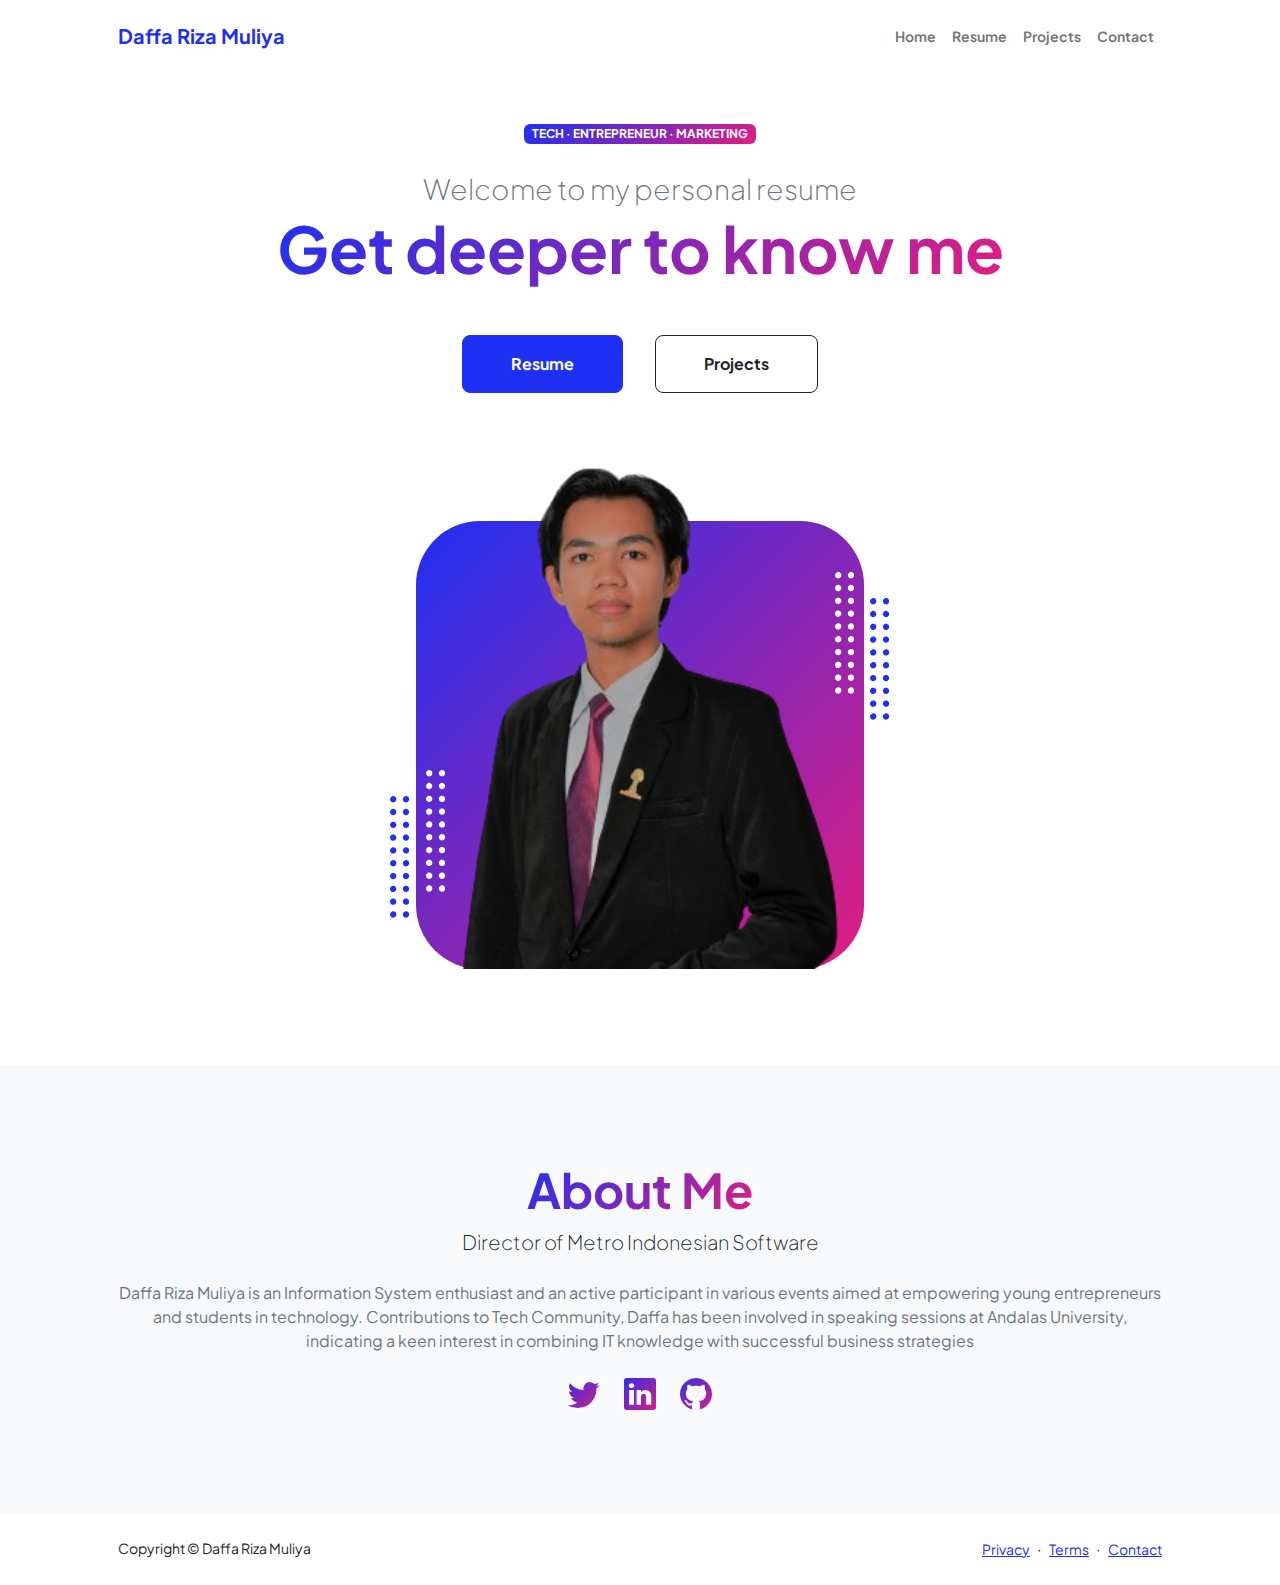
<file: index.html>
<!DOCTYPE html>
<html lang="en">
  <head>
    <meta charset="utf-8" />
    <meta name="viewport" content="width=device-width, initial-scale=1, shrink-to-fit=no" />
    <meta name="description" content="" />
    <meta name="author" content="" />
    <title>Personal - Daffa Riza Muliya</title>
    <!-- Favicon-->
    <link rel="icon" type="image/x-icon" href="assets/favicon.ico" />
    <!-- Custom Google font-->
    <link rel="preconnect" href="https://fonts.googleapis.com" />
    <link rel="preconnect" href="https://fonts.gstatic.com" crossorigin />
    <link href="https://fonts.googleapis.com/css2?family=Plus+Jakarta+Sans:wght@100;200;300;400;500;600;700;800;900&amp;display=swap" rel="stylesheet" />
    <!-- Bootstrap icons-->
    <link href="https://cdn.jsdelivr.net/npm/bootstrap-icons@1.8.1/font/bootstrap-icons.css" rel="stylesheet" />
    <!-- Core theme CSS (includes Bootstrap)-->
    <link href="css/styles.css" rel="stylesheet" />
  </head>
  <body class="d-flex flex-column h-100">
    <main class="flex-shrink-0">
      <!-- Navigation-->
      <nav class="navbar navbar-expand-lg navbar-light bg-white py-3">
        <div class="container px-5">
          <a class="navbar-brand" href="index.html"><span class="fw-bolder text-primary">Daffa Riza Muliya</span></a>
          <button class="navbar-toggler" type="button" data-bs-toggle="collapse" data-bs-target="#navbarSupportedContent" aria-controls="navbarSupportedContent" aria-expanded="false" aria-label="Toggle navigation">
            <span class="navbar-toggler-icon"></span>
          </button>
          <div class="collapse navbar-collapse" id="navbarSupportedContent">
            <ul class="navbar-nav ms-auto mb-2 mb-lg-0 small fw-bolder">
              <li class="nav-item"><a class="nav-link" href="index.html">Home</a></li>
              <li class="nav-item"><a class="nav-link" href="resume.html">Resume</a></li>
              <li class="nav-item"><a class="nav-link" href="projects.html">Projects</a></li>
              <li class="nav-item"><a class="nav-link" href="contact.html">Contact</a></li>
            </ul>
          </div>
        </div>
      </nav>
      <!-- Header-->
      <header class="py-5">
        <div class="container px-5 pb-5">
          <div class="row gx-5 align-items-center">
            <div class="col-xxl-5">
              <!-- Header text content-->
              <div class="text-center text-xxl-start">
                <div class="badge bg-gradient-primary-to-secondary text-white mb-4"><div class="text-uppercase">Tech &middot; Entrepreneur &middot; Marketing</div></div>
                <div class="fs-3 fw-light text-muted">Welcome to my personal resume</div>
                <h1 class="display-3 fw-bolder mb-5"><span class="text-gradient d-inline">Get deeper to know me</span></h1>
                <div class="d-grid gap-3 d-sm-flex justify-content-sm-center justify-content-xxl-start mb-3">
                  <a class="btn btn-primary btn-lg px-5 py-3 me-sm-3 fs-6 fw-bolder" href="resume.html">Resume</a>
                  <a class="btn btn-outline-dark btn-lg px-5 py-3 fs-6 fw-bolder" href="projects.html">Projects</a>
                </div>
              </div>
            </div>
            <div class="col-xxl-7">
              <!-- Header profile picture-->
              <div class="d-flex justify-content-center mt-5 mt-xxl-0">
                <div class="profile bg-gradient-primary-to-secondary">
                  <!-- TIP: For best results, use a photo with a transparent background like the demo example below-->
                  <!-- Watch a tutorial on how to do this on YouTube (link)-->
                  <img class="profile-img" src="assets/profile.png" alt="..." />
                  <div class="dots-1">
                    <!-- SVG Dots-->
                    <svg version="1.1" xmlns="http://www.w3.org/2000/svg" xmlns:xlink="http://www.w3.org/1999/xlink" x="0px" y="0px" viewBox="0 0 191.6 1215.4" style="enable-background: new 0 0 191.6 1215.4" xml:space="preserve">
                      <g transform="translate(0.000000,1280.000000) scale(0.100000,-0.100000)">
                        <path d="M227.7,12788.6c-105-35-200-141-222-248c-43-206,163-412,369-369c155,32,275,190,260,339c-11,105-90,213-190,262        C383.7,12801.6,289.7,12808.6,227.7,12788.6z"></path>
                        <path d="M1507.7,12788.6c-151-50-253-216-222-362c25-119,136-230,254-255c194-41,395,142,375,339c-11,105-90,213-190,262        C1663.7,12801.6,1569.7,12808.6,1507.7,12788.6z"></path>
                        <path d="M227.7,11508.6c-105-35-200-141-222-248c-43-206,163-412,369-369c155,32,275,190,260,339c-11,105-90,213-190,262        C383.7,11521.6,289.7,11528.6,227.7,11508.6z"></path>
                        <path d="M1507.7,11508.6c-151-50-253-216-222-362c25-119,136-230,254-255c194-41,395,142,375,339c-11,105-90,213-190,262        C1663.7,11521.6,1569.7,11528.6,1507.7,11508.6z"></path>
                        <path d="M227.7,10228.6c-105-35-200-141-222-248c-43-206,163-412,369-369c155,32,275,190,260,339c-11,105-90,213-190,262        C383.7,10241.6,289.7,10248.6,227.7,10228.6z"></path>
                        <path d="M1507.7,10228.6c-105-35-200-141-222-248c-43-206,163-412,369-369c155,32,275,190,260,339c-11,105-90,213-190,262        C1663.7,10241.6,1569.7,10248.6,1507.7,10228.6z"></path>
                        <path d="M227.7,8948.6c-105-35-200-141-222-248c-43-206,163-412,369-369c155,32,275,190,260,339c-11,105-90,213-190,262        C383.7,8961.6,289.7,8968.6,227.7,8948.6z"></path>
                        <path d="M1507.7,8948.6c-105-35-200-141-222-248c-43-206,163-412,369-369c155,32,275,190,260,339c-11,105-90,213-190,262        C1663.7,8961.6,1569.7,8968.6,1507.7,8948.6z"></path>
                        <path d="M227.7,7668.6c-105-35-200-141-222-248c-43-206,163-412,369-369c155,32,275,190,260,339c-11,105-90,213-190,262        C383.7,7681.6,289.7,7688.6,227.7,7668.6z"></path>
                        <path d="M1507.7,7668.6c-105-35-200-141-222-248c-43-206,163-412,369-369c155,32,275,190,260,339c-11,105-90,213-190,262        C1663.7,7681.6,1569.7,7688.6,1507.7,7668.6z"></path>
                        <path d="M227.7,6388.6c-105-35-200-141-222-248c-43-206,163-412,369-369c155,32,275,190,260,339c-11,105-90,213-190,262        C383.7,6401.6,289.7,6408.6,227.7,6388.6z"></path>
                        <path d="M1507.7,6388.6c-105-35-200-141-222-248c-43-206,163-412,369-369c155,32,275,190,260,339c-11,105-90,213-190,262        C1663.7,6401.6,1569.7,6408.6,1507.7,6388.6z"></path>
                        <path d="M227.7,5108.6c-105-35-200-141-222-248c-43-206,163-412,369-369c155,32,275,190,260,339c-11,105-90,213-190,262        C383.7,5121.6,289.7,5128.6,227.7,5108.6z"></path>
                        <path d="M1507.7,5108.6c-105-35-200-141-222-248c-43-206,163-412,369-369c155,32,275,190,260,339c-11,105-90,213-190,262        C1663.7,5121.6,1569.7,5128.6,1507.7,5108.6z"></path>
                        <path d="M227.7,3828.6c-105-35-200-141-222-248c-43-206,163-412,369-369c155,32,275,190,260,339c-11,105-90,213-190,262        C383.7,3841.6,289.7,3848.6,227.7,3828.6z"></path>
                        <path d="M1507.7,3828.6c-105-35-200-141-222-248c-43-206,163-412,369-369c155,32,275,190,260,339c-11,105-90,213-190,262        C1663.7,3841.6,1569.7,3848.6,1507.7,3828.6z"></path>
                        <path d="M227.7,2548.6c-105-35-200-141-222-248c-43-206,163-412,369-369c155,32,275,190,260,339c-11,105-90,213-190,262        C383.7,2561.6,289.7,2568.6,227.7,2548.6z"></path>
                        <path d="M1507.7,2548.6c-105-35-200-141-222-248c-43-206,163-412,369-369c155,32,275,190,260,339c-11,105-90,213-190,262        C1663.7,2561.6,1569.7,2568.6,1507.7,2548.6z"></path>
                        <path d="M227.7,1268.6c-105-35-200-141-222-248c-43-206,163-412,369-369c155,32,275,190,260,339c-11,105-90,213-190,262        C383.7,1281.6,289.7,1288.6,227.7,1268.6z"></path>
                        <path d="M1507.7,1268.6c-105-35-200-141-222-248c-43-206,163-412,369-369c155,32,275,190,260,339c-11,105-90,213-190,262        C1663.7,1281.6,1569.7,1288.6,1507.7,1268.6z"></path>
                      </g>
                    </svg>
                    <!-- END of SVG dots-->
                  </div>
                  <div class="dots-2">
                    <!-- SVG Dots-->
                    <svg version="1.1" xmlns="http://www.w3.org/2000/svg" xmlns:xlink="http://www.w3.org/1999/xlink" x="0px" y="0px" viewBox="0 0 191.6 1215.4" style="enable-background: new 0 0 191.6 1215.4" xml:space="preserve">
                      <g transform="translate(0.000000,1280.000000) scale(0.100000,-0.100000)">
                        <path d="M227.7,12788.6c-105-35-200-141-222-248c-43-206,163-412,369-369c155,32,275,190,260,339c-11,105-90,213-190,262        C383.7,12801.6,289.7,12808.6,227.7,12788.6z"></path>
                        <path d="M1507.7,12788.6c-151-50-253-216-222-362c25-119,136-230,254-255c194-41,395,142,375,339c-11,105-90,213-190,262        C1663.7,12801.6,1569.7,12808.6,1507.7,12788.6z"></path>
                        <path d="M227.7,11508.6c-105-35-200-141-222-248c-43-206,163-412,369-369c155,32,275,190,260,339c-11,105-90,213-190,262        C383.7,11521.6,289.7,11528.6,227.7,11508.6z"></path>
                        <path d="M1507.7,11508.6c-151-50-253-216-222-362c25-119,136-230,254-255c194-41,395,142,375,339c-11,105-90,213-190,262        C1663.7,11521.6,1569.7,11528.6,1507.7,11508.6z"></path>
                        <path d="M227.7,10228.6c-105-35-200-141-222-248c-43-206,163-412,369-369c155,32,275,190,260,339c-11,105-90,213-190,262        C383.7,10241.6,289.7,10248.6,227.7,10228.6z"></path>
                        <path d="M1507.7,10228.6c-105-35-200-141-222-248c-43-206,163-412,369-369c155,32,275,190,260,339c-11,105-90,213-190,262        C1663.7,10241.6,1569.7,10248.6,1507.7,10228.6z"></path>
                        <path d="M227.7,8948.6c-105-35-200-141-222-248c-43-206,163-412,369-369c155,32,275,190,260,339c-11,105-90,213-190,262        C383.7,8961.6,289.7,8968.6,227.7,8948.6z"></path>
                        <path d="M1507.7,8948.6c-105-35-200-141-222-248c-43-206,163-412,369-369c155,32,275,190,260,339c-11,105-90,213-190,262        C1663.7,8961.6,1569.7,8968.6,1507.7,8948.6z"></path>
                        <path d="M227.7,7668.6c-105-35-200-141-222-248c-43-206,163-412,369-369c155,32,275,190,260,339c-11,105-90,213-190,262        C383.7,7681.6,289.7,7688.6,227.7,7668.6z"></path>
                        <path d="M1507.7,7668.6c-105-35-200-141-222-248c-43-206,163-412,369-369c155,32,275,190,260,339c-11,105-90,213-190,262        C1663.7,7681.6,1569.7,7688.6,1507.7,7668.6z"></path>
                        <path d="M227.7,6388.6c-105-35-200-141-222-248c-43-206,163-412,369-369c155,32,275,190,260,339c-11,105-90,213-190,262        C383.7,6401.6,289.7,6408.6,227.7,6388.6z"></path>
                        <path d="M1507.7,6388.6c-105-35-200-141-222-248c-43-206,163-412,369-369c155,32,275,190,260,339c-11,105-90,213-190,262        C1663.7,6401.6,1569.7,6408.6,1507.7,6388.6z"></path>
                        <path d="M227.7,5108.6c-105-35-200-141-222-248c-43-206,163-412,369-369c155,32,275,190,260,339c-11,105-90,213-190,262        C383.7,5121.6,289.7,5128.6,227.7,5108.6z"></path>
                        <path d="M1507.7,5108.6c-105-35-200-141-222-248c-43-206,163-412,369-369c155,32,275,190,260,339c-11,105-90,213-190,262        C1663.7,5121.6,1569.7,5128.6,1507.7,5108.6z"></path>
                        <path d="M227.7,3828.6c-105-35-200-141-222-248c-43-206,163-412,369-369c155,32,275,190,260,339c-11,105-90,213-190,262        C383.7,3841.6,289.7,3848.6,227.7,3828.6z"></path>
                        <path d="M1507.7,3828.6c-105-35-200-141-222-248c-43-206,163-412,369-369c155,32,275,190,260,339c-11,105-90,213-190,262        C1663.7,3841.6,1569.7,3848.6,1507.7,3828.6z"></path>
                        <path d="M227.7,2548.6c-105-35-200-141-222-248c-43-206,163-412,369-369c155,32,275,190,260,339c-11,105-90,213-190,262        C383.7,2561.6,289.7,2568.6,227.7,2548.6z"></path>
                        <path d="M1507.7,2548.6c-105-35-200-141-222-248c-43-206,163-412,369-369c155,32,275,190,260,339c-11,105-90,213-190,262        C1663.7,2561.6,1569.7,2568.6,1507.7,2548.6z"></path>
                        <path d="M227.7,1268.6c-105-35-200-141-222-248c-43-206,163-412,369-369c155,32,275,190,260,339c-11,105-90,213-190,262        C383.7,1281.6,289.7,1288.6,227.7,1268.6z"></path>
                        <path d="M1507.7,1268.6c-105-35-200-141-222-248c-43-206,163-412,369-369c155,32,275,190,260,339c-11,105-90,213-190,262        C1663.7,1281.6,1569.7,1288.6,1507.7,1268.6z"></path>
                      </g>
                    </svg>
                    <!-- END of SVG dots-->
                  </div>
                  <div class="dots-3">
                    <!-- SVG Dots-->
                    <svg version="1.1" xmlns="http://www.w3.org/2000/svg" xmlns:xlink="http://www.w3.org/1999/xlink" x="0px" y="0px" viewBox="0 0 191.6 1215.4" style="enable-background: new 0 0 191.6 1215.4" xml:space="preserve">
                      <g transform="translate(0.000000,1280.000000) scale(0.100000,-0.100000)">
                        <path d="M227.7,12788.6c-105-35-200-141-222-248c-43-206,163-412,369-369c155,32,275,190,260,339c-11,105-90,213-190,262        C383.7,12801.6,289.7,12808.6,227.7,12788.6z"></path>
                        <path d="M1507.7,12788.6c-151-50-253-216-222-362c25-119,136-230,254-255c194-41,395,142,375,339c-11,105-90,213-190,262        C1663.7,12801.6,1569.7,12808.6,1507.7,12788.6z"></path>
                        <path d="M227.7,11508.6c-105-35-200-141-222-248c-43-206,163-412,369-369c155,32,275,190,260,339c-11,105-90,213-190,262        C383.7,11521.6,289.7,11528.6,227.7,11508.6z"></path>
                        <path d="M1507.7,11508.6c-151-50-253-216-222-362c25-119,136-230,254-255c194-41,395,142,375,339c-11,105-90,213-190,262        C1663.7,11521.6,1569.7,11528.6,1507.7,11508.6z"></path>
                        <path d="M227.7,10228.6c-105-35-200-141-222-248c-43-206,163-412,369-369c155,32,275,190,260,339c-11,105-90,213-190,262        C383.7,10241.6,289.7,10248.6,227.7,10228.6z"></path>
                        <path d="M1507.7,10228.6c-105-35-200-141-222-248c-43-206,163-412,369-369c155,32,275,190,260,339c-11,105-90,213-190,262        C1663.7,10241.6,1569.7,10248.6,1507.7,10228.6z"></path>
                        <path d="M227.7,8948.6c-105-35-200-141-222-248c-43-206,163-412,369-369c155,32,275,190,260,339c-11,105-90,213-190,262        C383.7,8961.6,289.7,8968.6,227.7,8948.6z"></path>
                        <path d="M1507.7,8948.6c-105-35-200-141-222-248c-43-206,163-412,369-369c155,32,275,190,260,339c-11,105-90,213-190,262        C1663.7,8961.6,1569.7,8968.6,1507.7,8948.6z"></path>
                        <path d="M227.7,7668.6c-105-35-200-141-222-248c-43-206,163-412,369-369c155,32,275,190,260,339c-11,105-90,213-190,262        C383.7,7681.6,289.7,7688.6,227.7,7668.6z"></path>
                        <path d="M1507.7,7668.6c-105-35-200-141-222-248c-43-206,163-412,369-369c155,32,275,190,260,339c-11,105-90,213-190,262        C1663.7,7681.6,1569.7,7688.6,1507.7,7668.6z"></path>
                        <path d="M227.7,6388.6c-105-35-200-141-222-248c-43-206,163-412,369-369c155,32,275,190,260,339c-11,105-90,213-190,262        C383.7,6401.6,289.7,6408.6,227.7,6388.6z"></path>
                        <path d="M1507.7,6388.6c-105-35-200-141-222-248c-43-206,163-412,369-369c155,32,275,190,260,339c-11,105-90,213-190,262        C1663.7,6401.6,1569.7,6408.6,1507.7,6388.6z"></path>
                        <path d="M227.7,5108.6c-105-35-200-141-222-248c-43-206,163-412,369-369c155,32,275,190,260,339c-11,105-90,213-190,262        C383.7,5121.6,289.7,5128.6,227.7,5108.6z"></path>
                        <path d="M1507.7,5108.6c-105-35-200-141-222-248c-43-206,163-412,369-369c155,32,275,190,260,339c-11,105-90,213-190,262        C1663.7,5121.6,1569.7,5128.6,1507.7,5108.6z"></path>
                        <path d="M227.7,3828.6c-105-35-200-141-222-248c-43-206,163-412,369-369c155,32,275,190,260,339c-11,105-90,213-190,262        C383.7,3841.6,289.7,3848.6,227.7,3828.6z"></path>
                        <path d="M1507.7,3828.6c-105-35-200-141-222-248c-43-206,163-412,369-369c155,32,275,190,260,339c-11,105-90,213-190,262        C1663.7,3841.6,1569.7,3848.6,1507.7,3828.6z"></path>
                        <path d="M227.7,2548.6c-105-35-200-141-222-248c-43-206,163-412,369-369c155,32,275,190,260,339c-11,105-90,213-190,262        C383.7,2561.6,289.7,2568.6,227.7,2548.6z"></path>
                        <path d="M1507.7,2548.6c-105-35-200-141-222-248c-43-206,163-412,369-369c155,32,275,190,260,339c-11,105-90,213-190,262        C1663.7,2561.6,1569.7,2568.6,1507.7,2548.6z"></path>
                        <path d="M227.7,1268.6c-105-35-200-141-222-248c-43-206,163-412,369-369c155,32,275,190,260,339c-11,105-90,213-190,262        C383.7,1281.6,289.7,1288.6,227.7,1268.6z"></path>
                        <path d="M1507.7,1268.6c-105-35-200-141-222-248c-43-206,163-412,369-369c155,32,275,190,260,339c-11,105-90,213-190,262        C1663.7,1281.6,1569.7,1288.6,1507.7,1268.6z"></path>
                      </g>
                    </svg>
                    <!-- END of SVG dots-->
                  </div>
                  <div class="dots-4">
                    <!-- SVG Dots-->
                    <svg version="1.1" xmlns="http://www.w3.org/2000/svg" xmlns:xlink="http://www.w3.org/1999/xlink" x="0px" y="0px" viewBox="0 0 191.6 1215.4" style="enable-background: new 0 0 191.6 1215.4" xml:space="preserve">
                      <g transform="translate(0.000000,1280.000000) scale(0.100000,-0.100000)">
                        <path d="M227.7,12788.6c-105-35-200-141-222-248c-43-206,163-412,369-369c155,32,275,190,260,339c-11,105-90,213-190,262        C383.7,12801.6,289.7,12808.6,227.7,12788.6z"></path>
                        <path d="M1507.7,12788.6c-151-50-253-216-222-362c25-119,136-230,254-255c194-41,395,142,375,339c-11,105-90,213-190,262        C1663.7,12801.6,1569.7,12808.6,1507.7,12788.6z"></path>
                        <path d="M227.7,11508.6c-105-35-200-141-222-248c-43-206,163-412,369-369c155,32,275,190,260,339c-11,105-90,213-190,262        C383.7,11521.6,289.7,11528.6,227.7,11508.6z"></path>
                        <path d="M1507.7,11508.6c-151-50-253-216-222-362c25-119,136-230,254-255c194-41,395,142,375,339c-11,105-90,213-190,262        C1663.7,11521.6,1569.7,11528.6,1507.7,11508.6z"></path>
                        <path d="M227.7,10228.6c-105-35-200-141-222-248c-43-206,163-412,369-369c155,32,275,190,260,339c-11,105-90,213-190,262        C383.7,10241.6,289.7,10248.6,227.7,10228.6z"></path>
                        <path d="M1507.7,10228.6c-105-35-200-141-222-248c-43-206,163-412,369-369c155,32,275,190,260,339c-11,105-90,213-190,262        C1663.7,10241.6,1569.7,10248.6,1507.7,10228.6z"></path>
                        <path d="M227.7,8948.6c-105-35-200-141-222-248c-43-206,163-412,369-369c155,32,275,190,260,339c-11,105-90,213-190,262        C383.7,8961.6,289.7,8968.6,227.7,8948.6z"></path>
                        <path d="M1507.7,8948.6c-105-35-200-141-222-248c-43-206,163-412,369-369c155,32,275,190,260,339c-11,105-90,213-190,262        C1663.7,8961.6,1569.7,8968.6,1507.7,8948.6z"></path>
                        <path d="M227.7,7668.6c-105-35-200-141-222-248c-43-206,163-412,369-369c155,32,275,190,260,339c-11,105-90,213-190,262        C383.7,7681.6,289.7,7688.6,227.7,7668.6z"></path>
                        <path d="M1507.7,7668.6c-105-35-200-141-222-248c-43-206,163-412,369-369c155,32,275,190,260,339c-11,105-90,213-190,262        C1663.7,7681.6,1569.7,7688.6,1507.7,7668.6z"></path>
                        <path d="M227.7,6388.6c-105-35-200-141-222-248c-43-206,163-412,369-369c155,32,275,190,260,339c-11,105-90,213-190,262        C383.7,6401.6,289.7,6408.6,227.7,6388.6z"></path>
                        <path d="M1507.7,6388.6c-105-35-200-141-222-248c-43-206,163-412,369-369c155,32,275,190,260,339c-11,105-90,213-190,262        C1663.7,6401.6,1569.7,6408.6,1507.7,6388.6z"></path>
                        <path d="M227.7,5108.6c-105-35-200-141-222-248c-43-206,163-412,369-369c155,32,275,190,260,339c-11,105-90,213-190,262        C383.7,5121.6,289.7,5128.6,227.7,5108.6z"></path>
                        <path d="M1507.7,5108.6c-105-35-200-141-222-248c-43-206,163-412,369-369c155,32,275,190,260,339c-11,105-90,213-190,262        C1663.7,5121.6,1569.7,5128.6,1507.7,5108.6z"></path>
                        <path d="M227.7,3828.6c-105-35-200-141-222-248c-43-206,163-412,369-369c155,32,275,190,260,339c-11,105-90,213-190,262        C383.7,3841.6,289.7,3848.6,227.7,3828.6z"></path>
                        <path d="M1507.7,3828.6c-105-35-200-141-222-248c-43-206,163-412,369-369c155,32,275,190,260,339c-11,105-90,213-190,262        C1663.7,3841.6,1569.7,3848.6,1507.7,3828.6z"></path>
                        <path d="M227.7,2548.6c-105-35-200-141-222-248c-43-206,163-412,369-369c155,32,275,190,260,339c-11,105-90,213-190,262        C383.7,2561.6,289.7,2568.6,227.7,2548.6z"></path>
                        <path d="M1507.7,2548.6c-105-35-200-141-222-248c-43-206,163-412,369-369c155,32,275,190,260,339c-11,105-90,213-190,262        C1663.7,2561.6,1569.7,2568.6,1507.7,2548.6z"></path>
                        <path d="M227.7,1268.6c-105-35-200-141-222-248c-43-206,163-412,369-369c155,32,275,190,260,339c-11,105-90,213-190,262        C383.7,1281.6,289.7,1288.6,227.7,1268.6z"></path>
                        <path d="M1507.7,1268.6c-105-35-200-141-222-248c-43-206,163-412,369-369c155,32,275,190,260,339c-11,105-90,213-190,262        C1663.7,1281.6,1569.7,1288.6,1507.7,1268.6z"></path>
                      </g>
                    </svg>
                    <!-- END of SVG dots-->
                  </div>
                </div>
              </div>
            </div>
          </div>
        </div>
      </header>
      <!-- About Section-->
      <section class="bg-light py-5">
        <div class="container px-5">
          <div class="row gx-5 justify-content-center">
            <div class="col-xxl-8">
              <div class="text-center my-5">
                <h2 class="display-5 fw-bolder"><span class="text-gradient d-inline">About Me</span></h2>
                <p class="lead fw-light mb-4">Director of Metro Indonesian Software</p>
                <p class="text-muted">
                  Daffa Riza Muliya is an Information System enthusiast and an active participant in various events aimed at empowering young entrepreneurs and students in technology. Contributions to Tech Community, Daffa has been involved
                  in speaking sessions at Andalas University, indicating a keen interest in combining IT knowledge with successful business strategies
                </p>
                <div class="d-flex justify-content-center fs-2 gap-4">
                  <a class="text-gradient" href="https://twitter.com/DaffaMuliya"><i class="bi bi-twitter"></i></a>
                  <a class="text-gradient" href="https://www.linkedin.com/in/daffa-muliya-893809217/"><i class="bi bi-linkedin"></i></a>
                  <a class="text-gradient" href="https://github.com/daffamuliya"><i class="bi bi-github"></i></a>
                </div>
              </div>
            </div>
          </div>
        </div>
      </section>
    </main>
    <!-- Footer-->
    <footer class="bg-white py-4 mt-auto">
      <div class="container px-5">
        <div class="row align-items-center justify-content-between flex-column flex-sm-row">
          <div class="col-auto"><div class="small m-0">Copyright &copy; Daffa Riza Muliya</div></div>
          <div class="col-auto">
            <a class="small" href="#!">Privacy</a>
            <span class="mx-1">&middot;</span>
            <a class="small" href="#!">Terms</a>
            <span class="mx-1">&middot;</span>
            <a class="small" href="#!">Contact</a>
          </div>
        </div>
      </div>
    </footer>
    <!-- Bootstrap core JS-->
    <script src="https://cdn.jsdelivr.net/npm/bootstrap@5.2.3/dist/js/bootstrap.bundle.min.js"></script>
    <!-- Core theme JS-->
    <script src="js/scripts.js"></script>
  </body>
</html>
</file>
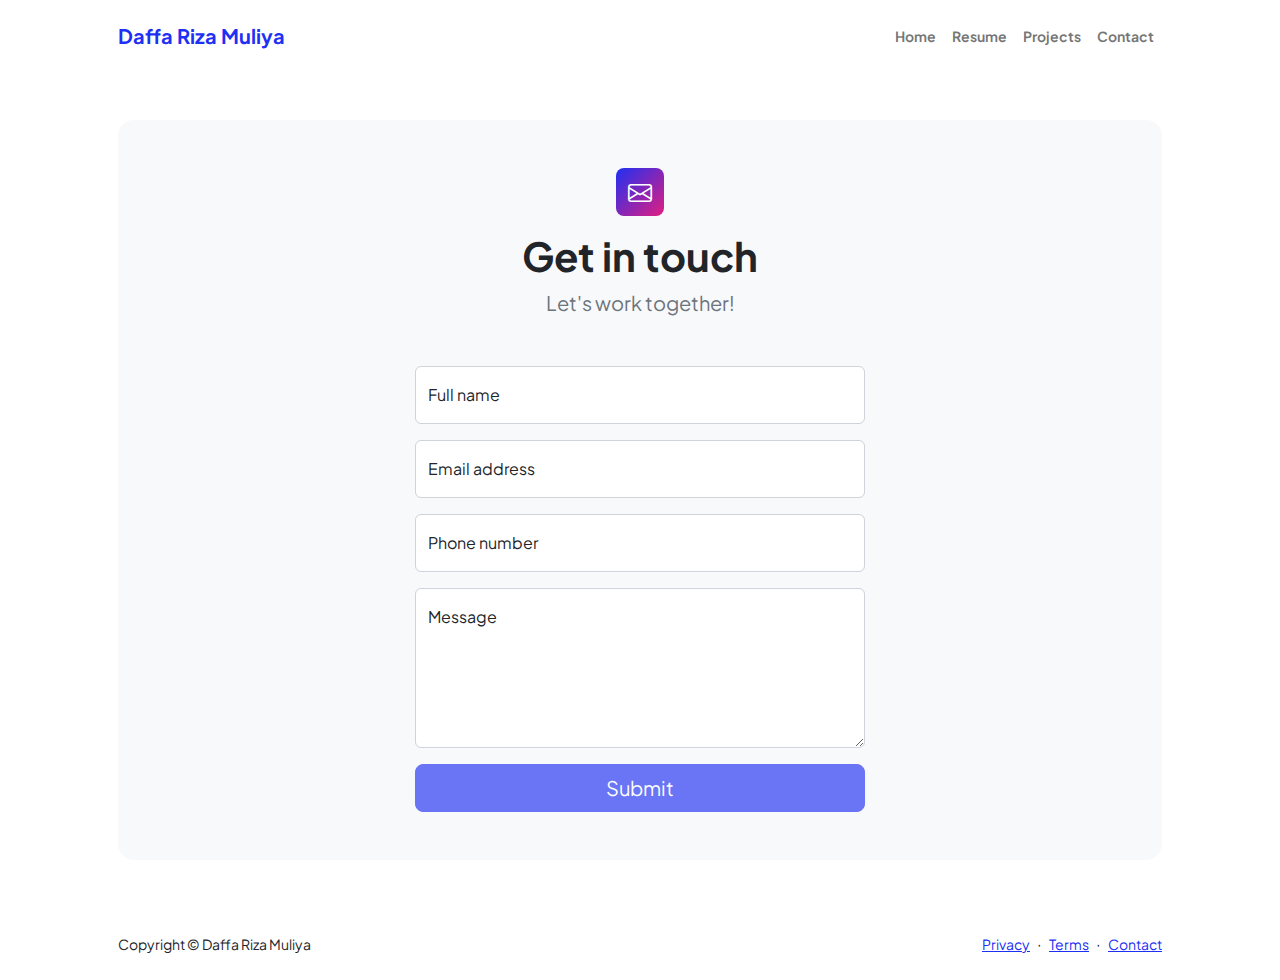
<file: contact.html>
<!DOCTYPE html>
<html lang="en">
  <head>
    <meta charset="utf-8" />
    <meta name="viewport" content="width=device-width, initial-scale=1, shrink-to-fit=no" />
    <meta name="description" content />
    <meta name="author" content />
    <title>Modern Business - Start Bootstrap Template</title>
    <!-- Favicon-->
    <link rel="icon" type="image/x-icon" href="assets/favicon.ico" />
    <!-- Custom Google font-->
    <link rel="preconnect" href="https://fonts.googleapis.com" />
    <link rel="preconnect" href="https://fonts.gstatic.com" crossorigin />
    <link href="https://fonts.googleapis.com/css2?family=Plus+Jakarta+Sans:wght@100;200;300;400;500;600;700;800;900&amp;display=swap" rel="stylesheet" />
    <!-- Bootstrap icons-->
    <link href="https://cdn.jsdelivr.net/npm/bootstrap-icons@1.8.1/font/bootstrap-icons.css" rel="stylesheet" />
    <!-- Core theme CSS (includes Bootstrap)-->
    <link href="css/styles.css" rel="stylesheet" />
  </head>
  <body class="d-flex flex-column">
    <main class="flex-shrink-0">
      <nav class="navbar navbar-expand-lg navbar-light bg-white py-3">
        <div class="container px-5">
          <a class="navbar-brand" href="index.html"><span class="fw-bolder text-primary">Daffa Riza Muliya</span></a>
          <button class="navbar-toggler" type="button" data-bs-toggle="collapse" data-bs-target="#navbarSupportedContent" aria-controls="navbarSupportedContent" aria-expanded="false" aria-label="Toggle navigation">
            <span class="navbar-toggler-icon"></span>
          </button>
          <div class="collapse navbar-collapse" id="navbarSupportedContent">
            <ul class="navbar-nav ms-auto mb-2 mb-lg-0 small fw-bolder">
              <li class="nav-item"><a class="nav-link" href="index.html">Home</a></li>
              <li class="nav-item"><a class="nav-link" href="resume.html">Resume</a></li>
              <li class="nav-item"><a class="nav-link" href="projects.html">Projects</a></li>
              <li class="nav-item"><a class="nav-link" href="contact.html">Contact</a></li>
            </ul>
          </div>
        </div>
      </nav>
      <section class="py-5">
        <div class="container px-5">
          <!-- Contact form-->
          <div class="bg-light rounded-4 py-5 px-4 px-md-5">
            <div class="text-center mb-5">
              <div class="feature bg-primary bg-gradient-primary-to-secondary text-white rounded-3 mb-3"><i class="bi bi-envelope"></i></div>
              <h1 class="fw-bolder">Get in touch</h1>
              <p class="lead fw-normal text-muted mb-0">Let's work together!</p>
            </div>
            <div class="row gx-5 justify-content-center">
              <div class="col-lg-8 col-xl-6">
                <!-- * * * * * * * * * * * * * * *-->
                <!-- * * SB Forms Contact Form * *-->
                <!-- * * * * * * * * * * * * * * *-->
                <!-- This form is pre-integrated with SB Forms.-->
                <!-- To make this form functional, sign up at-->
                <!-- https://startbootstrap.com/solution/contact-forms-->
                <!-- to get an API token!-->
                <form id="contactForm" data-sb-form-api-token="API_TOKEN">
                  <!-- Name input-->
                  <div class="form-floating mb-3">
                    <input class="form-control" id="name" type="text" placeholder="Enter your name..." data-sb-validations="required" />
                    <label for="name">Full name</label>
                    <div class="invalid-feedback" data-sb-feedback="name:required">A name is required.</div>
                  </div>
                  <!-- Email address input-->
                  <div class="form-floating mb-3">
                    <input class="form-control" id="email" type="email" placeholder="name@example.com" data-sb-validations="required,email" />
                    <label for="email">Email address</label>
                    <div class="invalid-feedback" data-sb-feedback="email:required">An email is required.</div>
                    <div class="invalid-feedback" data-sb-feedback="email:email">Email is not valid.</div>
                  </div>
                  <!-- Phone number input-->
                  <div class="form-floating mb-3">
                    <input class="form-control" id="phone" type="tel" placeholder="(123) 456-7890" data-sb-validations="required" />
                    <label for="phone">Phone number</label>
                    <div class="invalid-feedback" data-sb-feedback="phone:required">A phone number is required.</div>
                  </div>
                  <!-- Message input-->
                  <div class="form-floating mb-3">
                    <textarea class="form-control" id="message" type="text" placeholder="Enter your message here..." style="height: 10rem" data-sb-validations="required"></textarea>
                    <label for="message">Message</label>
                    <div class="invalid-feedback" data-sb-feedback="message:required">A message is required.</div>
                  </div>
                  <!-- Submit success message-->
                  <!---->
                  <!-- This is what your users will see when the form-->
                  <!-- has successfully submitted-->
                  <div class="d-none" id="submitSuccessMessage">
                    <div class="text-center mb-3">
                      <div class="fw-bolder">Form submission successful!</div>
                      To activate this form, sign up at
                      <br />
                      <a href="https://startbootstrap.com/solution/contact-forms">https://startbootstrap.com/solution/contact-forms</a>
                    </div>
                  </div>
                  <!-- Submit error message-->
                  <!---->
                  <!-- This is what your users will see when there is-->
                  <!-- an error submitting the form-->
                  <div class="d-none" id="submitErrorMessage"><div class="text-center text-danger mb-3">Error sending message!</div></div>
                  <!-- Submit Button-->
                  <div class="d-grid"><button class="btn btn-primary btn-lg disabled" id="submitButton" type="submit">Submit</button></div>
                </form>
              </div>
            </div>
          </div>
        </div>
      </section>
    </main>
    <!-- Footer-->
    <footer class="bg-white py-4 mt-auto">
      <div class="container px-5">
        <div class="row align-items-center justify-content-between flex-column flex-sm-row">
          <div class="col-auto"><div class="small m-0">Copyright &copy; Daffa Riza Muliya</div></div>
          <div class="col-auto">
            <a class="small" href="#!">Privacy</a>
            <span class="mx-1">&middot;</span>
            <a class="small" href="#!">Terms</a>
            <span class="mx-1">&middot;</span>
            <a class="small" href="#!">Contact</a>
          </div>
        </div>
      </div>
    </footer>
    <!-- Bootstrap core JS-->
    <script src="https://cdn.jsdelivr.net/npm/bootstrap@5.2.3/dist/js/bootstrap.bundle.min.js"></script>
    <!-- Core theme JS-->
    <script src="js/scripts.js"></script>
    <!-- * * * * * * * * * * * * * * * * * * * * * * * * * * * * * * * * * * * * * * * *-->
    <!-- * *                               SB Forms JS                               * *-->
    <!-- * * Activate your form at https://startbootstrap.com/solution/contact-forms * *-->
    <!-- * * * * * * * * * * * * * * * * * * * * * * * * * * * * * * * * * * * * * * * *-->
    <script src="https://cdn.startbootstrap.com/sb-forms-latest.js"></script>
  </body>
</html>
</file>
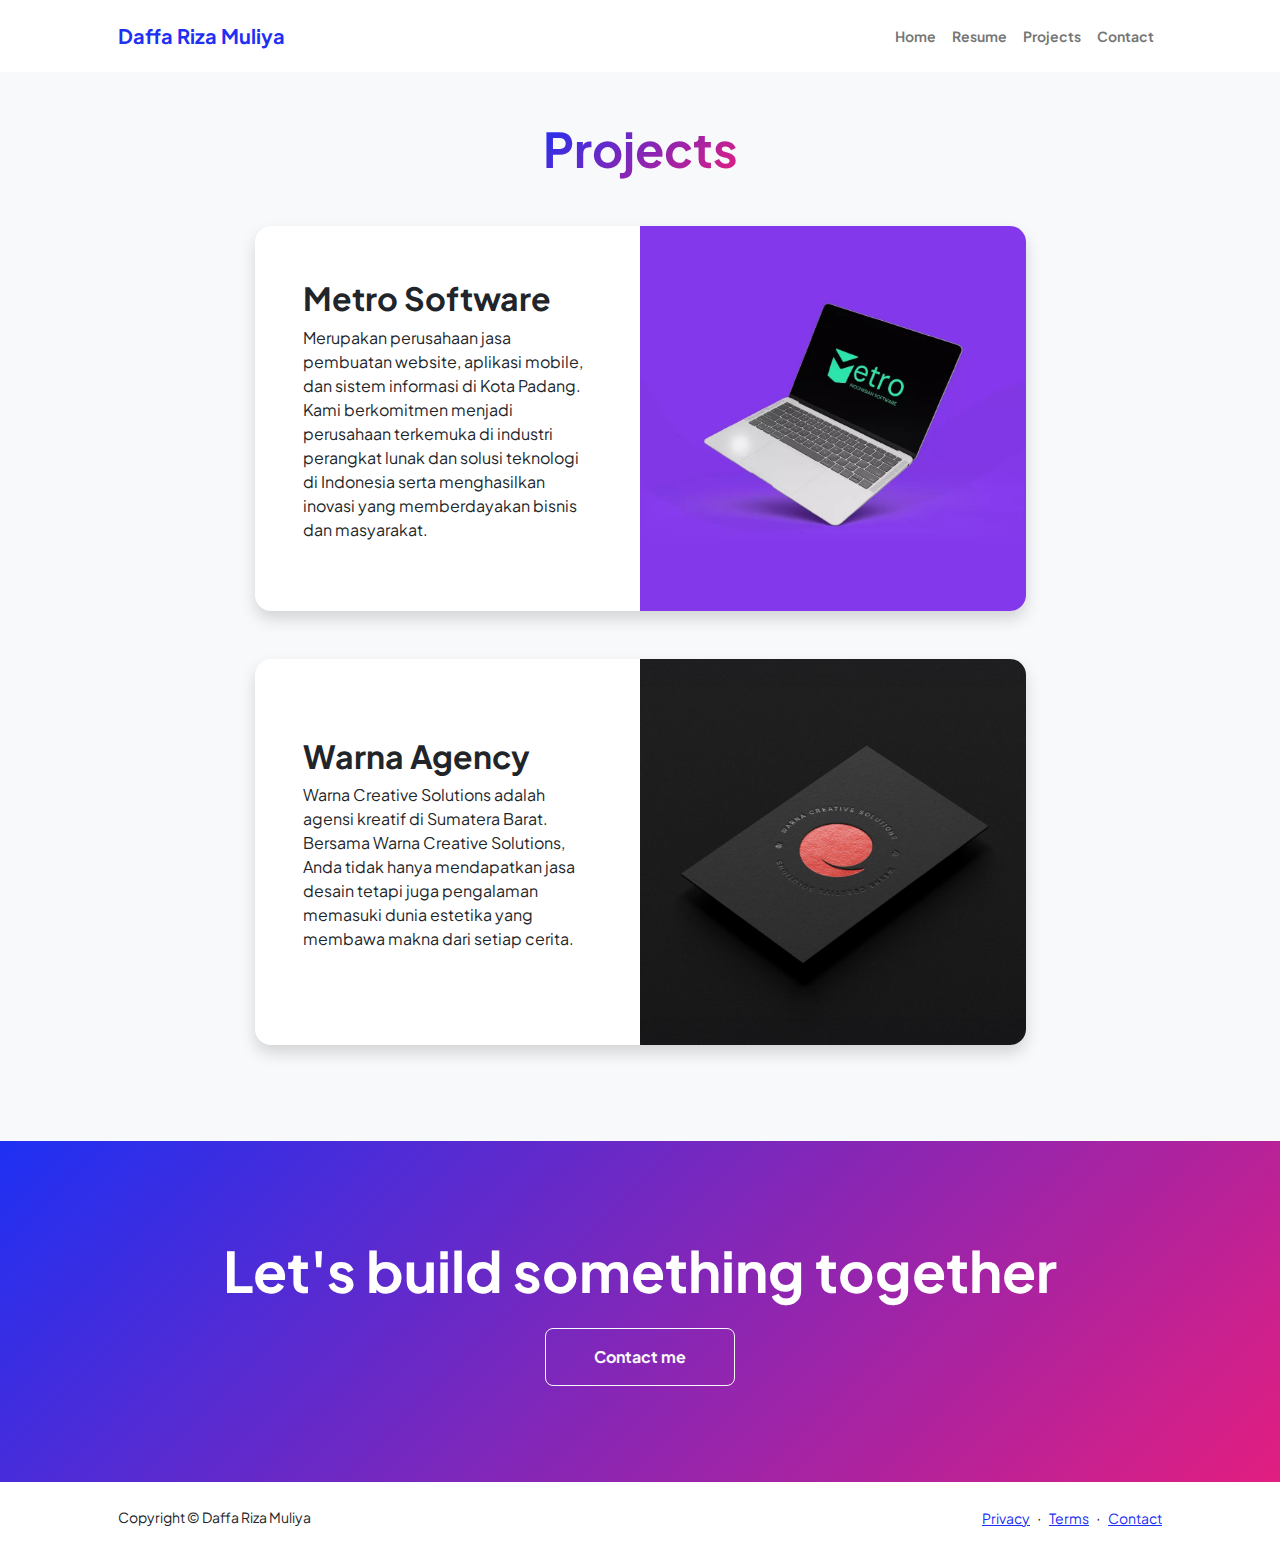
<file: projects.html>
<!DOCTYPE html>
<html lang="en">
  <head>
    <meta charset="utf-8" />
    <meta name="viewport" content="width=device-width, initial-scale=1, shrink-to-fit=no" />
    <meta name="description" content="" />
    <meta name="author" content="" />
    <title>Modern Business - Start Bootstrap Template</title>
    <!-- Favicon-->
    <link rel="icon" type="image/x-icon" href="assets/favicon.ico" />
    <!-- Custom Google font-->
    <link rel="preconnect" href="https://fonts.googleapis.com" />
    <link rel="preconnect" href="https://fonts.gstatic.com" crossorigin />
    <link href="https://fonts.googleapis.com/css2?family=Plus+Jakarta+Sans:wght@100;200;300;400;500;600;700;800;900&amp;display=swap" rel="stylesheet" />
    <!-- Bootstrap icons-->
    <link href="https://cdn.jsdelivr.net/npm/bootstrap-icons@1.8.1/font/bootstrap-icons.css" rel="stylesheet" />
    <!-- Core theme CSS (includes Bootstrap)-->
    <link href="css/styles.css" rel="stylesheet" />
  </head>
  <body class="d-flex flex-column h-100 bg-light">
    <main class="flex-shrink-0">
      <nav class="navbar navbar-expand-lg navbar-light bg-white py-3">
        <div class="container px-5">
          <a class="navbar-brand" href="index.html"><span class="fw-bolder text-primary">Daffa Riza Muliya</span></a>
          <button class="navbar-toggler" type="button" data-bs-toggle="collapse" data-bs-target="#navbarSupportedContent" aria-controls="navbarSupportedContent" aria-expanded="false" aria-label="Toggle navigation">
            <span class="navbar-toggler-icon"></span>
          </button>
          <div class="collapse navbar-collapse" id="navbarSupportedContent">
            <ul class="navbar-nav ms-auto mb-2 mb-lg-0 small fw-bolder">
              <li class="nav-item"><a class="nav-link" href="index.html">Home</a></li>
              <li class="nav-item"><a class="nav-link" href="resume.html">Resume</a></li>
              <li class="nav-item"><a class="nav-link" href="projects.html">Projects</a></li>
              <li class="nav-item"><a class="nav-link" href="contact.html">Contact</a></li>
            </ul>
          </div>
        </div>
      </nav>
      <section class="py-5">
        <div class="container px-5 mb-5">
          <div class="text-center mb-5">
            <h1 class="display-5 fw-bolder mb-0"><span class="text-gradient d-inline">Projects</span></h1>
          </div>
          <div class="row gx-5 justify-content-center">
            <div class="col-lg-11 col-xl-9 col-xxl-8">
              <!-- Project Card 1-->
              <div class="card overflow-hidden shadow rounded-4 border-0 mb-5">
                <div class="card-body p-0">
                  <div class="d-flex align-items-center">
                    <div class="p-5">
                      <h2 class="fw-bolder">Metro Software</h2>
                      <p>
                        Merupakan perusahaan jasa pembuatan website, aplikasi mobile, dan sistem informasi di Kota Padang. Kami berkomitmen menjadi perusahaan terkemuka di industri perangkat lunak dan solusi teknologi di Indonesia serta
                        menghasilkan inovasi yang memberdayakan bisnis dan masyarakat.
                      </p>
                    </div>
                    <img class="img-fluid" style="width: 50%" src="assets/metro.jpg" alt="..." />
                  </div>
                </div>
              </div>
              <!-- Project Card 2-->
              <div class="card overflow-hidden shadow rounded-4 border-0">
                <div class="card-body p-0">
                  <div class="d-flex align-items-center">
                    <div class="p-5">
                      <h2 class="fw-bolder">Warna Agency</h2>
                      <p>
                        Warna Creative Solutions adalah agensi kreatif di Sumatera Barat. Bersama Warna Creative Solutions, Anda tidak hanya mendapatkan jasa desain tetapi juga pengalaman memasuki dunia estetika yang membawa makna dari
                        setiap cerita.
                      </p>
                    </div>
                    <img class="img-fluid" style="width: 50%" src="assets/warna.jpg" alt="..." />
                  </div>
                </div>
              </div>
            </div>
          </div>
        </div>
      </section>
      <!-- Call to action section-->
      <section class="py-5 bg-gradient-primary-to-secondary text-white">
        <div class="container px-5 my-5">
          <div class="text-center">
            <h2 class="display-4 fw-bolder mb-4">Let's build something together</h2>
            <a class="btn btn-outline-light btn-lg px-5 py-3 fs-6 fw-bolder" href="contact.html">Contact me</a>
          </div>
        </div>
      </section>
    </main>
    <!-- Footer-->
    <footer class="bg-white py-4 mt-auto">
      <div class="container px-5">
        <div class="row align-items-center justify-content-between flex-column flex-sm-row">
          <div class="col-auto"><div class="small m-0">Copyright &copy; Daffa Riza Muliya</div></div>
          <div class="col-auto">
            <a class="small" href="#!">Privacy</a>
            <span class="mx-1">&middot;</span>
            <a class="small" href="#!">Terms</a>
            <span class="mx-1">&middot;</span>
            <a class="small" href="#!">Contact</a>
          </div>
        </div>
      </div>
    </footer>
    <!-- Bootstrap core JS-->
    <script src="https://cdn.jsdelivr.net/npm/bootstrap@5.2.3/dist/js/bootstrap.bundle.min.js"></script>
    <!-- Core theme JS-->
    <script src="js/scripts.js"></script>
  </body>
</html>
</file>
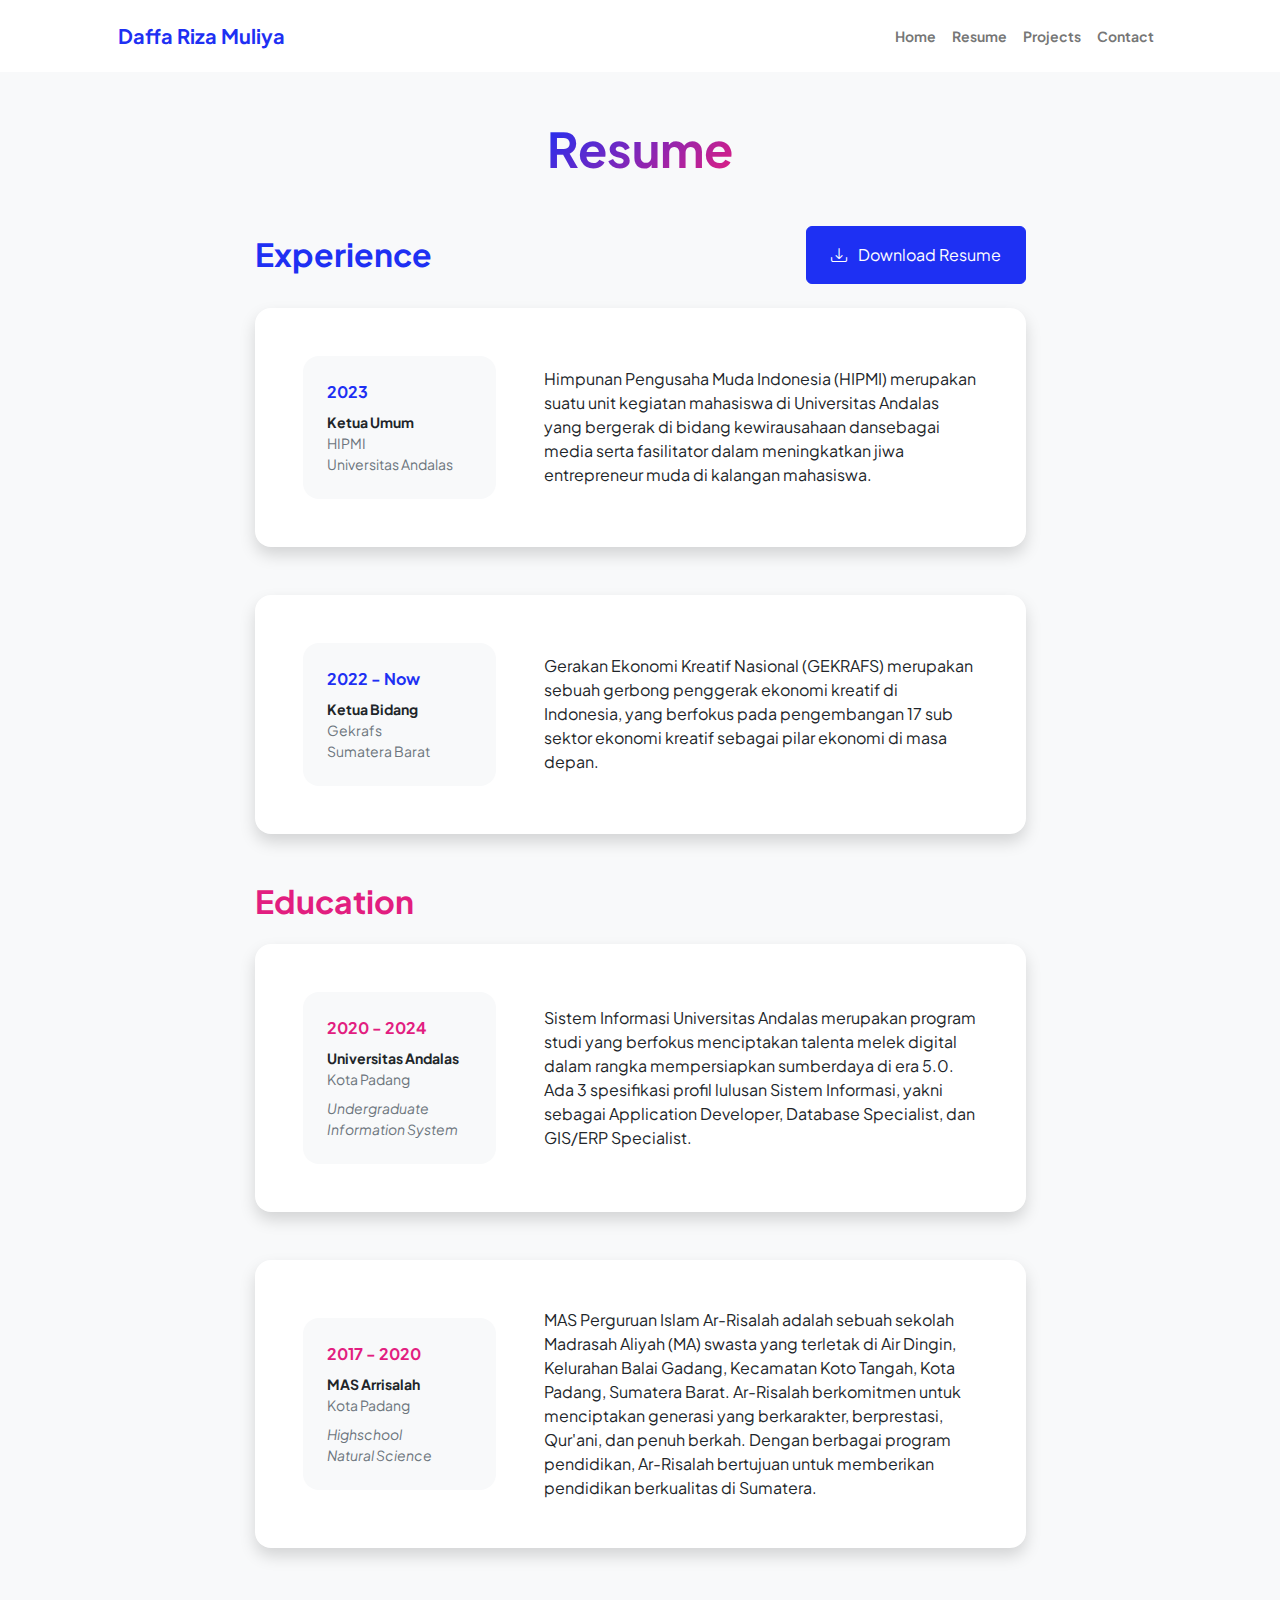
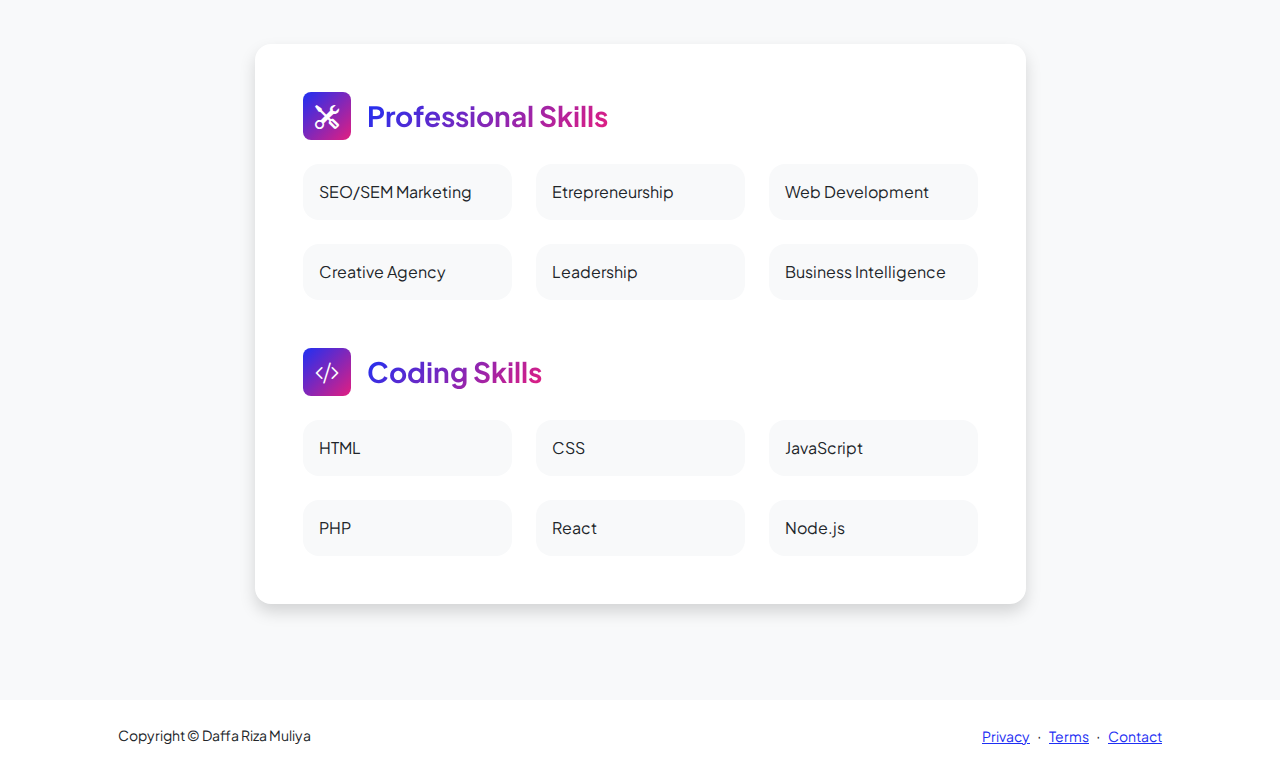
<file: resume.html>
<!DOCTYPE html>
<html lang="en">
  <head>
    <meta charset="utf-8" />
    <meta name="viewport" content="width=device-width, initial-scale=1, shrink-to-fit=no" />
    <meta name="description" content="" />
    <meta name="author" content="" />
    <title>Personal - Start Bootstrap Template</title>
    <!-- Favicon-->
    <link rel="icon" type="image/x-icon" href="assets/favicon.ico" />
    <!-- Custom Google font-->
    <link rel="preconnect" href="https://fonts.googleapis.com" />
    <link rel="preconnect" href="https://fonts.gstatic.com" crossorigin />
    <link href="https://fonts.googleapis.com/css2?family=Plus+Jakarta+Sans:wght@100;200;300;400;500;600;700;800;900&amp;display=swap" rel="stylesheet" />
    <!-- Bootstrap icons-->
    <link href="https://cdn.jsdelivr.net/npm/bootstrap-icons@1.8.1/font/bootstrap-icons.css" rel="stylesheet" />
    <!-- Core theme CSS (includes Bootstrap)-->
    <link href="css/styles.css" rel="stylesheet" />
  </head>
  <body class="d-flex flex-column h-100 bg-light">
    <main class="flex-shrink-0">
      <nav class="navbar navbar-expand-lg navbar-light bg-white py-3">
        <div class="container px-5">
          <a class="navbar-brand" href="index.html"><span class="fw-bolder text-primary">Daffa Riza Muliya</span></a>
          <button class="navbar-toggler" type="button" data-bs-toggle="collapse" data-bs-target="#navbarSupportedContent" aria-controls="navbarSupportedContent" aria-expanded="false" aria-label="Toggle navigation">
            <span class="navbar-toggler-icon"></span>
          </button>
          <div class="collapse navbar-collapse" id="navbarSupportedContent">
            <ul class="navbar-nav ms-auto mb-2 mb-lg-0 small fw-bolder">
              <li class="nav-item"><a class="nav-link" href="index.html">Home</a></li>
              <li class="nav-item"><a class="nav-link" href="resume.html">Resume</a></li>
              <li class="nav-item"><a class="nav-link" href="projects.html">Projects</a></li>
              <li class="nav-item"><a class="nav-link" href="contact.html">Contact</a></li>
            </ul>
          </div>
        </div>
      </nav>
      <div class="container px-5 my-5">
        <div class="text-center mb-5">
          <h1 class="display-5 fw-bolder mb-0"><span class="text-gradient d-inline">Resume</span></h1>
        </div>
        <div class="row gx-5 justify-content-center">
          <div class="col-lg-11 col-xl-9 col-xxl-8">
            <!-- Experience Section-->
            <section>
              <div class="d-flex align-items-center justify-content-between mb-4">
                <h2 class="text-primary fw-bolder mb-0">Experience</h2>
                <!-- Download resume button-->
                <!-- Note: Set the link href target to a PDF file within your project-->
                <a class="btn btn-primary px-4 py-3" href="assets/Resume-Daffa Riza Muliya.pdf">
                  <div class="d-inline-block bi bi-download me-2"></div>
                  Download Resume
                </a>
              </div>
              <!-- Experience Card 1-->
              <div class="card shadow border-0 rounded-4 mb-5">
                <div class="card-body p-5">
                  <div class="row align-items-center gx-5">
                    <div class="col text-center text-lg-start mb-4 mb-lg-0">
                      <div class="bg-light p-4 rounded-4">
                        <div class="text-primary fw-bolder mb-2">2023</div>
                        <div class="small fw-bolder">Ketua Umum</div>
                        <div class="small text-muted">HIPMI</div>
                        <div class="small text-muted">Universitas Andalas</div>
                      </div>
                    </div>
                    <div class="col-lg-8">
                      <div>
                        Himpunan Pengusaha Muda Indonesia (HIPMI) merupakan suatu unit kegiatan mahasiswa di Universitas Andalas yang bergerak di bidang kewirausahaan dansebagai media serta fasilitator dalam meningkatkan jiwa entrepreneur
                        muda di kalangan mahasiswa.
                      </div>
                    </div>
                  </div>
                </div>
              </div>
              <!-- Experience Card 2-->
              <div class="card shadow border-0 rounded-4 mb-5">
                <div class="card-body p-5">
                  <div class="row align-items-center gx-5">
                    <div class="col text-center text-lg-start mb-4 mb-lg-0">
                      <div class="bg-light p-4 rounded-4">
                        <div class="text-primary fw-bolder mb-2">2022 - Now</div>
                        <div class="small fw-bolder">Ketua Bidang</div>
                        <div class="small text-muted">Gekrafs</div>
                        <div class="small text-muted">Sumatera Barat</div>
                      </div>
                    </div>
                    <div class="col-lg-8">
                      <div>Gerakan Ekonomi Kreatif Nasional (GEKRAFS) merupakan sebuah gerbong penggerak ekonomi kreatif di Indonesia, yang berfokus pada pengembangan 17 sub sektor ekonomi kreatif sebagai pilar ekonomi di masa depan.</div>
                    </div>
                  </div>
                </div>
              </div>
            </section>
            <!-- Education Section-->
            <section>
              <h2 class="text-secondary fw-bolder mb-4">Education</h2>
              <!-- Education Card 1-->
              <div class="card shadow border-0 rounded-4 mb-5">
                <div class="card-body p-5">
                  <div class="row align-items-center gx-5">
                    <div class="col text-center text-lg-start mb-4 mb-lg-0">
                      <div class="bg-light p-4 rounded-4">
                        <div class="text-secondary fw-bolder mb-2">2020 - 2024</div>
                        <div class="mb-2">
                          <div class="small fw-bolder">Universitas Andalas</div>
                          <div class="small text-muted">Kota Padang</div>
                        </div>
                        <div class="fst-italic">
                          <div class="small text-muted">Undergraduate</div>
                          <div class="small text-muted">Information System</div>
                        </div>
                      </div>
                    </div>
                    <div class="col-lg-8">
                      <div>
                        Sistem Informasi Universitas Andalas merupakan program studi yang berfokus menciptakan talenta melek digital dalam rangka mempersiapkan sumberdaya di era 5.0. Ada 3 spesifikasi profil lulusan Sistem Informasi, yakni
                        sebagai Application Developer, Database Specialist, dan GIS/ERP Specialist.
                      </div>
                    </div>
                  </div>
                </div>
              </div>
              <!-- Education Card 2-->
              <div class="card shadow border-0 rounded-4 mb-5">
                <div class="card-body p-5">
                  <div class="row align-items-center gx-5">
                    <div class="col text-center text-lg-start mb-4 mb-lg-0">
                      <div class="bg-light p-4 rounded-4">
                        <div class="text-secondary fw-bolder mb-2">2017 - 2020</div>
                        <div class="mb-2">
                          <div class="small fw-bolder">MAS Arrisalah</div>
                          <div class="small text-muted">Kota Padang</div>
                        </div>
                        <div class="fst-italic">
                          <div class="small text-muted">Highschool</div>
                          <div class="small text-muted">Natural Science</div>
                        </div>
                      </div>
                    </div>
                    <div class="col-lg-8">
                      <div>
                        MAS Perguruan Islam Ar-Risalah adalah sebuah sekolah Madrasah Aliyah (MA) swasta yang terletak di Air Dingin, Kelurahan Balai Gadang, Kecamatan Koto Tangah, Kota Padang, Sumatera Barat. Ar-Risalah berkomitmen untuk
                        menciptakan generasi yang berkarakter, berprestasi, Qur'ani, dan penuh berkah. Dengan berbagai program pendidikan, Ar-Risalah bertujuan untuk memberikan pendidikan berkualitas di Sumatera.
                      </div>
                    </div>
                  </div>
                </div>
              </div>
            </section>
            <!-- Divider-->
            <div class="pb-5"></div>
            <!-- Skills Section-->
            <section>
              <!-- Skillset Card-->
              <div class="card shadow border-0 rounded-4 mb-5">
                <div class="card-body p-5">
                  <!-- Professional skills list-->
                  <div class="mb-5">
                    <div class="d-flex align-items-center mb-4">
                      <div class="feature bg-primary bg-gradient-primary-to-secondary text-white rounded-3 me-3"><i class="bi bi-tools"></i></div>
                      <h3 class="fw-bolder mb-0"><span class="text-gradient d-inline">Professional Skills</span></h3>
                    </div>
                    <div class="row row-cols-1 row-cols-md-3 mb-4">
                      <div class="col mb-4 mb-md-0"><div class="d-flex align-items-center bg-light rounded-4 p-3 h-100">SEO/SEM Marketing</div></div>
                      <div class="col mb-4 mb-md-0"><div class="d-flex align-items-center bg-light rounded-4 p-3 h-100">Etrepreneurship</div></div>
                      <div class="col"><div class="d-flex align-items-center bg-light rounded-4 p-3 h-100">Web Development</div></div>
                    </div>
                    <div class="row row-cols-1 row-cols-md-3">
                      <div class="col mb-4 mb-md-0"><div class="d-flex align-items-center bg-light rounded-4 p-3 h-100">Creative Agency</div></div>
                      <div class="col mb-4 mb-md-0"><div class="d-flex align-items-center bg-light rounded-4 p-3 h-100">Leadership</div></div>
                      <div class="col"><div class="d-flex align-items-center bg-light rounded-4 p-3 h-100">Business Intelligence</div></div>
                    </div>
                  </div>
                  <!-- Languages list-->
                  <div class="mb-0">
                    <div class="d-flex align-items-center mb-4">
                      <div class="feature bg-primary bg-gradient-primary-to-secondary text-white rounded-3 me-3"><i class="bi bi-code-slash"></i></div>
                      <h3 class="fw-bolder mb-0"><span class="text-gradient d-inline">Coding Skills</span></h3>
                    </div>
                    <div class="row row-cols-1 row-cols-md-3 mb-4">
                      <div class="col mb-4 mb-md-0"><div class="d-flex align-items-center bg-light rounded-4 p-3 h-100">HTML</div></div>
                      <div class="col mb-4 mb-md-0"><div class="d-flex align-items-center bg-light rounded-4 p-3 h-100">CSS</div></div>
                      <div class="col"><div class="d-flex align-items-center bg-light rounded-4 p-3 h-100">JavaScript</div></div>
                    </div>
                    <div class="row row-cols-1 row-cols-md-3">
                      <div class="col mb-4 mb-md-0"><div class="d-flex align-items-center bg-light rounded-4 p-3 h-100">PHP</div></div>
                      <div class="col mb-4 mb-md-0"><div class="d-flex align-items-center bg-light rounded-4 p-3 h-100">React</div></div>
                      <div class="col"><div class="d-flex align-items-center bg-light rounded-4 p-3 h-100">Node.js</div></div>
                    </div>
                  </div>
                </div>
              </div>
            </section>
          </div>
        </div>
      </div>
    </main>
    <!-- Footer-->
    <footer class="bg-white py-4 mt-auto">
      <div class="container px-5">
        <div class="row align-items-center justify-content-between flex-column flex-sm-row">
          <div class="col-auto"><div class="small m-0">Copyright &copy; Daffa Riza Muliya</div></div>
          <div class="col-auto">
            <a class="small" href="#!">Privacy</a>
            <span class="mx-1">&middot;</span>
            <a class="small" href="#!">Terms</a>
            <span class="mx-1">&middot;</span>
            <a class="small" href="#!">Contact</a>
          </div>
        </div>
      </div>
    </footer>
    <!-- Bootstrap core JS-->
    <script src="https://cdn.jsdelivr.net/npm/bootstrap@5.2.3/dist/js/bootstrap.bundle.min.js"></script>
    <!-- Core theme JS-->
    <script src="js/scripts.js"></script>
  </body>
</html>
</file>
